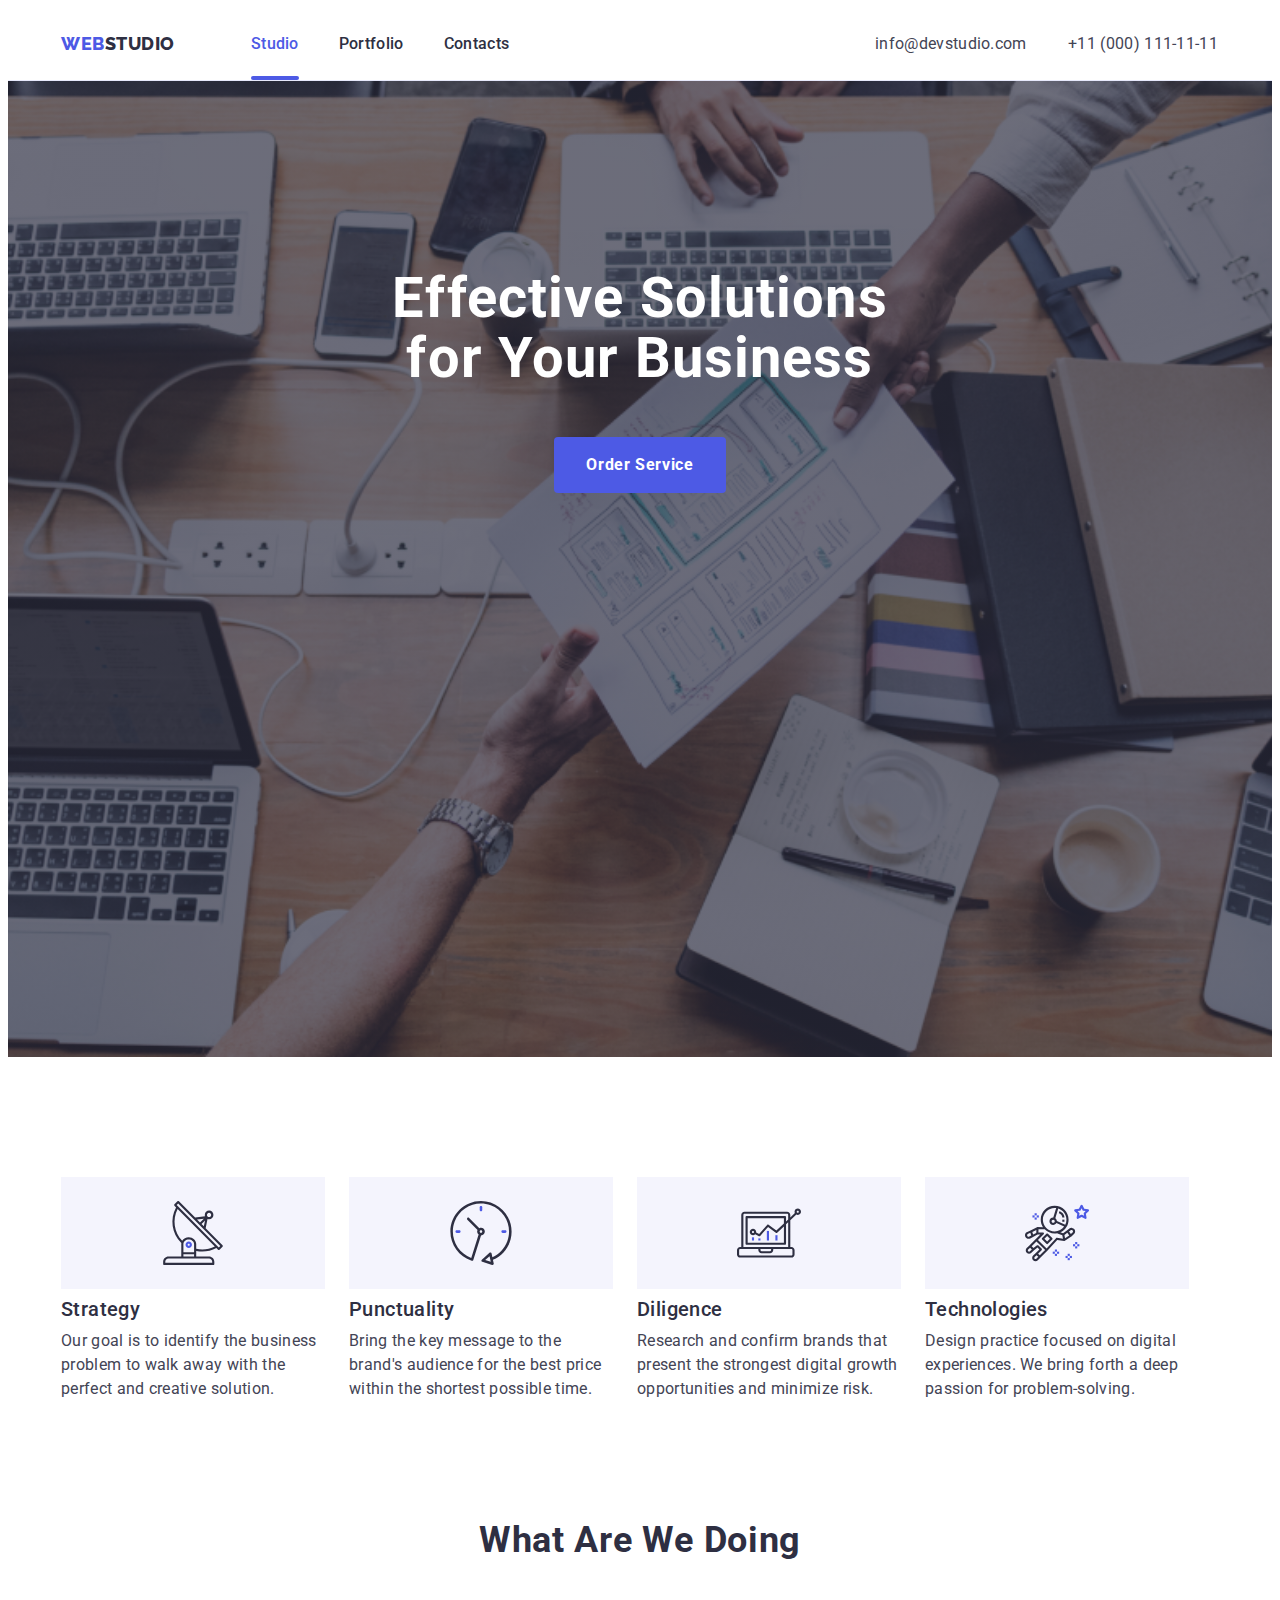
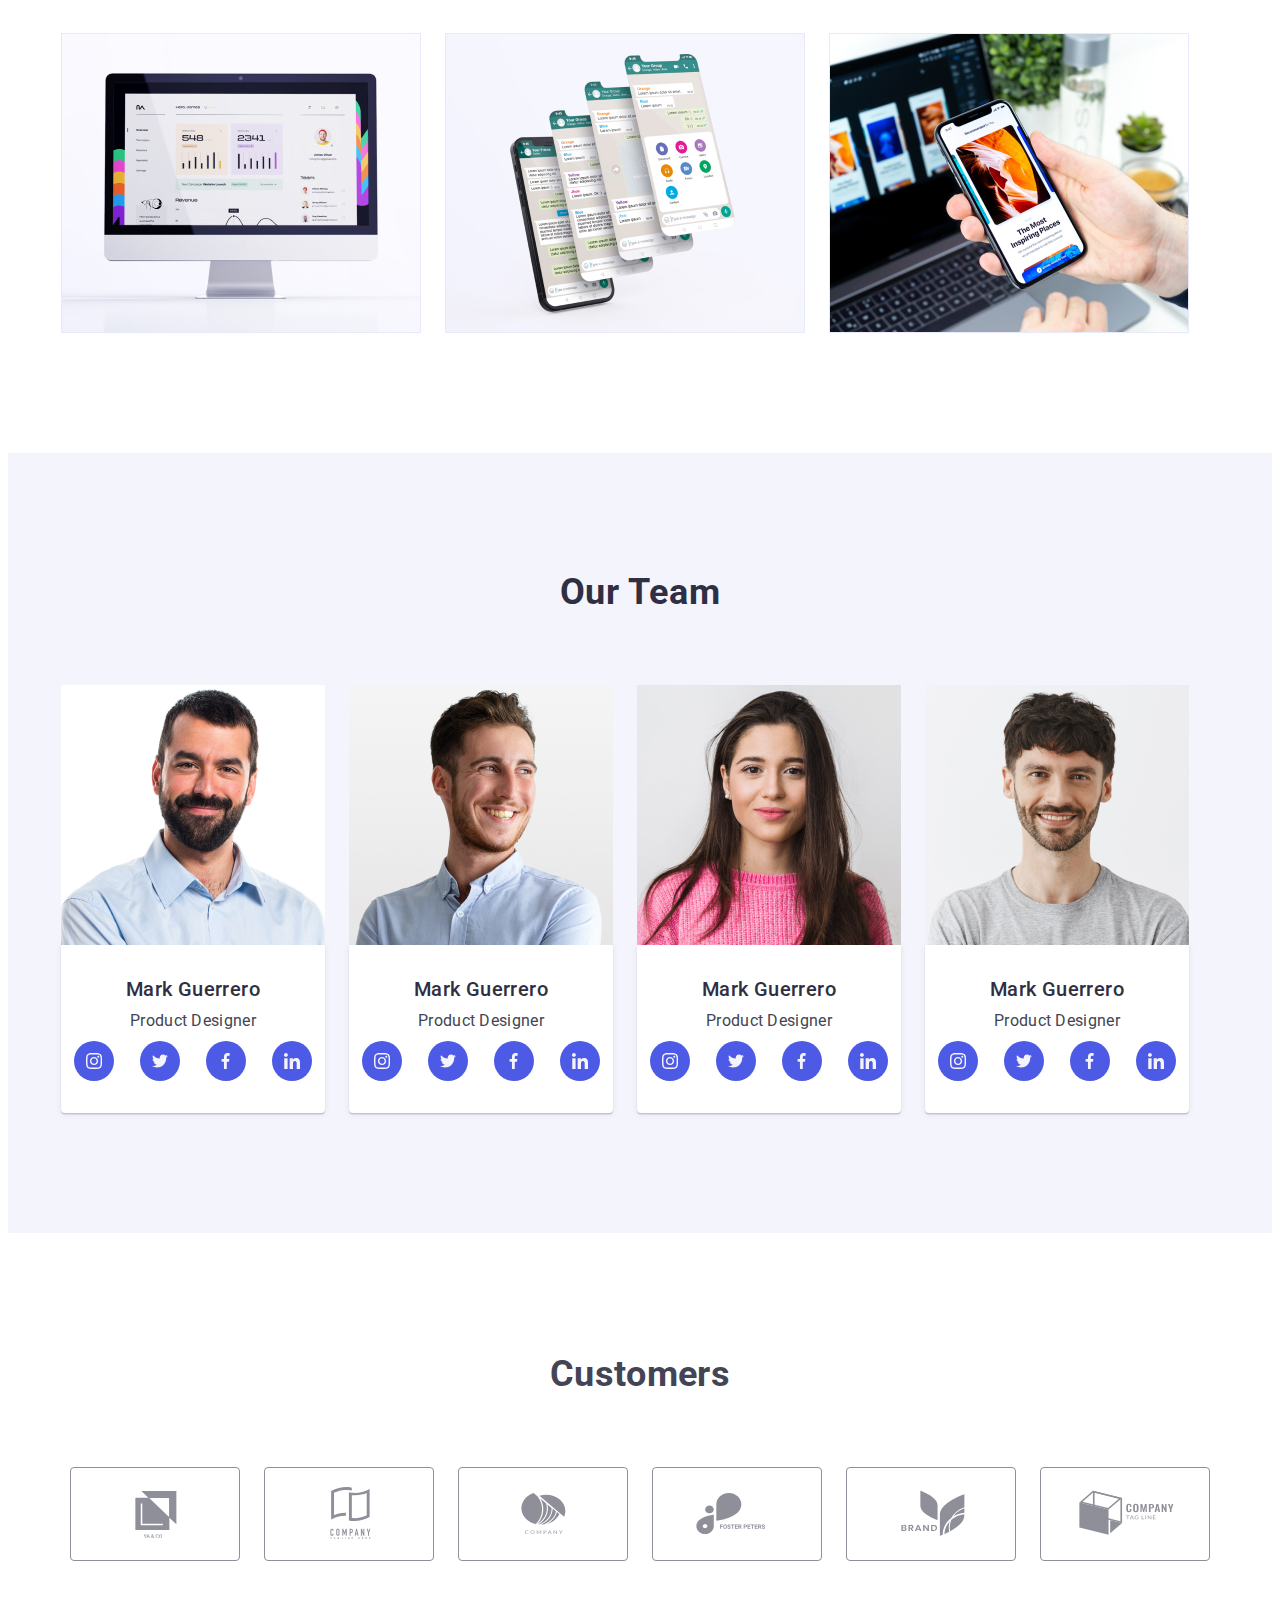
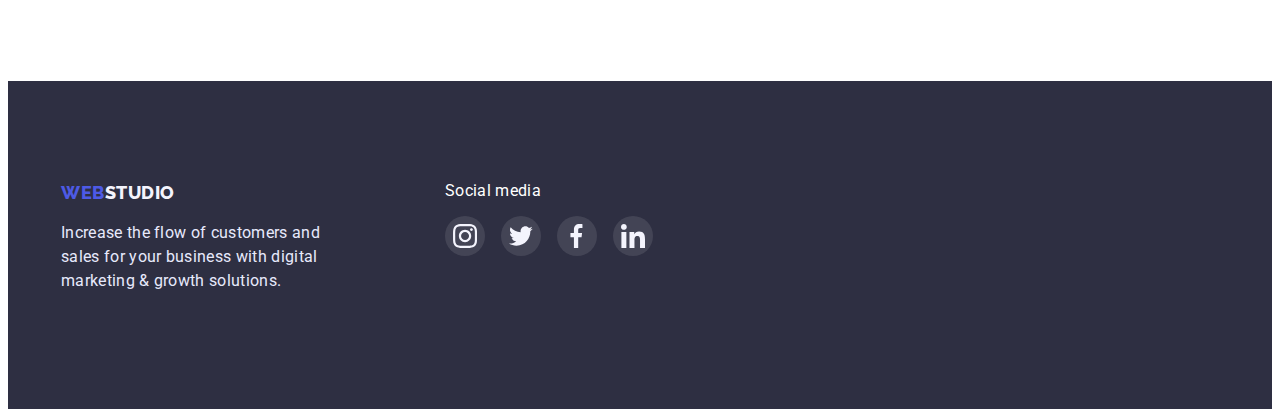
<file: index.html>
<!DOCTYPE html>

<html lang="en">
  <head>
    <meta charset="UTF-8" />
    <meta http-equiv="X-UA-Compatible" content="IE=edge" />
    <meta name="viewport" content="width=device-width, initial-scale=1.0" />
    <title>Document</title>
    <link rel="preconnect" href="https://fonts.googleapis.com" />
    <link rel="preconnect" href="https://fonts.gstatic.com" crossorigin />
    <link
      href="https://fonts.googleapis.com/css2?family=Raleway:wght@800&family=Roboto:wght@400;500;700&display=swap"
      rel="stylesheet"
    />
    <link
      rel="stylesheet"
      href="https://cdnjs.cloudflare.com/ajax/libs/modern-normalize/1.1.0/modern-normalize.min.css"
      integrity="sha512-wpPYUAdjBVSE4KJnH1VR1HeZfpl1ub8YT/NKx4PuQ5NmX2tKuGu6U/JRp5y+Y8XG2tV+wKQpNHVUX03MfMFn9Q=="
      crossorigin="anonymous"
      referrerpolicy="no-referrer"
    />
    <link rel="stylesheet" href="./css/style.css" />
    <link
      rel="preconnect"
      href="https://github.com/sindresorhus/modern-normalize.git"
    />
  </head>
  <body>
    <!------------------------------------------Верхний блок з навигациею------------------------------------>
    <header class="header">
      <div class="conteiner center-div">
        <a href="./index.html" class="logo">
          <span class="logo-span"> WEB </span> STUDIO
        </a>
        <nav class="navigation">
          <ul class="up-block list">
            <li class="navigation-list">
              <a href="./index.html" class="navigation-hover-list carrent">Studio</a>
            </li>
            <li class="navigation-list">
              <a href="./portfolio.html" class="navigation-hover">Portfolio</a>
            </li>
            <li class="navigation-list">
              <a href="./index.html" class="navigation-hover">Contacts</a>
            </li>
          </ul>
        </nav>
        <ul class="up-contacts list">
          <li class="contacts-mail">
            <a href="mailto:info@devstudio.com" class="contact"
              >info@devstudio.com</a
            >
          </li>
          <li class="contacts-phone">
            <a href="tel:+110001111111" class="contact">+11 (000) 111-11-11</a>
          </li>
        </ul>
      </div>
    </header>
    <!-----------------------------------HERO-------------------------------->
    <main>
      <section class="hero hero-decor">
        <div class="conteiner">
          <h1 class="hero-title">Effective Solutions for Your Business</h1>
          <button class="btn-hero" data-modal-open type="button">Order Service</button>
        </div>
      </section>
      <!--------------------------------REVIEWS-SECTION---------------------->
      <section class="section-reviews">
        <div class="conteiner">
        
          <h2 class="reviews visually-hidden">Reviews</h2>
          <ul class="review-list list">
            <li class="reviews-people strategy">
              <h3 class="reviews-title">Strategy</h3>
              <p class="reviews-paragraph">
                Our goal is to identify the business problem to walk away with
                the perfect and creative solution.
              </p>
            </li>
            <li class="reviews-people punctuality">
              <h3 class="reviews-title">Punctuality</h3>
              <p class="reviews-paragraph">
                Bring the key message to the brand's audience for the best price
                within the shortest possible time.
              </p>
            </li>
            <li class="reviews-people diligence">
              <h3 class="reviews-title">Diligence</h3>
              <p class="reviews-paragraph">
                Research and confirm brands that present the strongest digital
                growth opportunities and minimize risk.
              </p>
            </li>
            <li class="reviews-people technologies">
              <h3 class="reviews-title">Technologies</h3>
              <p class="reviews-paragraph">
                Design practice focused on digital experiences. We bring forth a
                deep passion for problem-solving.
              </p>
            </li>
          </ul>
        </div>
      </section>
      <!----------------------------------------Галерея-------------------------------------------------->
      <section class="galary">
        <div class="conteiner">
          <h2 class="galaru-title">What are we doing</h2>
          <ul class="galaru-second list">
            <li class="galaru-img">
              <img
                src="./images/photo/photo_second.jpg"
                alt="pictures"
                width="360"
              />
            </li>
            <li class="galaru-img">
              <img
                src="./images/photo/photo_first.jpg"
                alt="pictures"
                width="360"
              />
            </li>
            <li class="galaru-img">
              <img
                src="./images/photo/photo_three.jpg"
                alt="pictures"
                width="360"
              />
            </li>
          </ul>
        </div>
      </section>
      <!------------------------TEAM---------------------->
      <section class="team">
        <div class="conteiner">
          <h2 class="team-title">Our Team</h2>
          <ul class="team-list list">
            <li class="team-li">
              <img
                src="./images/photo people/photo_people_second.jpg"
                width="264"
                alt="people"
              />
              <div class="div-team">
                <h3 class="team-name">Mark Guerrero</h3>
                <p class="team-position">Product Designer</p>
                <ul class="social list">
                  <li class="social-href">
                    <a href="https://www.instagram.com/_.misko16._/?hl=ru" class="href">
                      <svg class="svg" width="16" height="16">
                        <use
                          class="href"
                          href="./images/dekor/icons.svg#icon-instagram" />
                      </svg>
                    </a>
                  </li>
                  <li class="social-href twiter">
                    <a href="https://www.facebook.com/profile.php?id=100017676181558" class="href">
                      <svg class="svg" width="16" height="16">
                        <use
                          class="href"
                          href="./images/dekor/icons.svg#icon-twiter"
                        ></use>
                      </svg>
                    </a>
                  </li>
                  <li class="social-href fasebuck">
                    <a href="https://www.instagram.com/_.misko16._/?hl=ru" class="href">
                      <svg class="svg"  width="16" height="16">
                        <use
                          class="href"
                          href="./images/dekor/icons.svg#icon-fasebuck"
                        ></use>
                      </svg>
                    </a>
                  </li>
                  <li class="social-href in">
                    <a href="https://www.facebook.com/profile.php?id=100017676181558" class="href">
                      <svg class="svg"  width="16" height="16">
                        <use
                          class="href"
                          href="./images/dekor/icons.svg#icon-in"
                        ></use>
                      </svg>
                    </a>
                  </li>
                </ul>
              </div>
            </li>

            <li class="team-li">
              <img
                src="./images/photo people/photo_people_first.jpg"
                width="264"
                alt="people"
              />
               <div class="div-team">
                <h3 class="team-name">Mark Guerrero</h3>
                <p class="team-position">Product Designer</p>
                <ul class="social list">
                  <li class="social-href">
                    <a href="https://www.instagram.com/_.misko16._/?hl=ru" class="href">
                      <svg class="svg" width="16" height="16">
                        <use
                          class="href"
                          href="./images/dekor/icons.svg#icon-instagram" />
                      </svg>
                    </a>
                  </li>
                  <li class="social-href twiter">
                    <a href="https://www.facebook.com/profile.php?id=100017676181558" class="href">
                      <svg class="svg" width="16" height="16">
                        <use
                          class="href"
                          href="./images/dekor/icons.svg#icon-twiter"
                        ></use>
                      </svg>
                    </a>
                  </li>
                  <li class="social-href fasebuck">
                    <a href="https://www.instagram.com/_.misko16._/?hl=ru" class="href">
                      <svg class="svg"  width="16" height="16">
                        <use
                          class="href"
                          href="./images/dekor/icons.svg#icon-fasebuck"
                        ></use>
                      </svg>
                    </a>
                  </li>
                  <li class="social-href in">
                    <a href="https://www.facebook.com/profile.php?id=100017676181558" class="href">
                      <svg class="svg"  width="16" height="16">
                        <use
                          class="href"
                          href="./images/dekor/icons.svg#icon-in"
                        ></use>
                      </svg>
                    </a>
                  </li>
                </ul>
              </div>
            </li>
            <li class="team-li">
              <img
                src="./images/photo people/photo_people_three.jpg"
                width="264"
                alt="people"
              />
 <div class="div-team">
                <h3 class="team-name">Mark Guerrero</h3>
                <p class="team-position">Product Designer</p>
                <ul class="social list">
                  <li class="social-href">
                    <a href="https://www.instagram.com/_.misko16._/?hl=ru" class="href">
                      <svg class="svg" width="16" height="16">
                        <use
                          class="href"
                          href="./images/dekor/icons.svg#icon-instagram" />
                      </svg>
                    </a>
                  </li>
                  <li class="social-href twiter">
                    <a href="https://www.facebook.com/profile.php?id=100017676181558" class="href">
                      <svg class="svg" width="16" height="16">
                        <use
                          class="href"
                          href="./images/dekor/icons.svg#icon-twiter"
                        ></use>
                      </svg>
                    </a>
                  </li>
                  <li class="social-href fasebuck">
                    <a href="https://www.instagram.com/_.misko16._/?hl=ru" class="href">
                      <svg class="svg"  width="16" height="16">
                        <use
                          class="href"
                          href="./images/dekor/icons.svg#icon-fasebuck"
                        ></use>
                      </svg>
                    </a>
                  </li>
                  <li class="social-href in">
                    <a href="https://www.facebook.com/profile.php?id=100017676181558" class="href">
                      <svg class="svg"  width="16" height="16">
                        <use
                          class="href"
                          href="./images/dekor/icons.svg#icon-in"
                        ></use>
                      </svg>
                    </a>
                  </li>
                </ul>
              </div>
            </li>
            <li class="team-li">
              <img
                src="./images/photo people/photo_people_fourth.jpg"
                width="264"
                alt="people"
              />
               <div class="div-team">
                <h3 class="team-name">Mark Guerrero</h3>
                <p class="team-position">Product Designer</p>
                <ul class="social list">
                  <li class="social-href">
                    <a href="https://www.instagram.com/_.misko16._/?hl=ru" class="href">
                      <svg class="svg" width="16" height="16">
                        <use
                          class="href"
                          href="./images/dekor/icons.svg#icon-instagram" />
                      </svg>
                    </a>
                  </li>
                  <li class="social-href twiter">
                    <a href="https://www.facebook.com/profile.php?id=100017676181558" class="href">
                      <svg class="svg" width="16" height="16">
                        <use
                          class="href"
                          href="./images/dekor/icons.svg#icon-twiter"
                        ></use>
                      </svg>
                    </a>
                  </li>
                  <li class="social-href fasebuck">
                    <a href="https://www.instagram.com/_.misko16._/?hl=ru" class="href">
                      <svg class="svg"  width="16" height="16">
                        <use
                          class="href"
                          href="./images/dekor/icons.svg#icon-fasebuck"
                        ></use>
                      </svg>
                    </a>
                  </li>
                  <li class="social-href in">
                    <a href="https://www.facebook.com/profile.php?id=100017676181558" class="href">
                      <svg class="svg"  width="16" height="16">
                        <use
                          class="href"
                          href="./images/dekor/icons.svg#icon-in"
                        ></use>
                      </svg>
                    </a>
                  </li>
                </ul>
              </div>
        </div>
      </section>
        <!-----------------------------------Customers------------------------------->
        <section class="customers">
         <div class="customers-div conteiner">
           <h2 class="customers-title">Customers</h2>
          <ul class="customers-list list">
            <!---------------first logo---------->
            <li class="customers-li">
              <a href="https://www.facebook.com/profile.php?id=100017676181558" class="customers-href">
              <svg  width="104px" height="56px">
                <use href="./images/dekor/icons.svg#icon-client-one">
              </svg>
              </a>
            </li>
            <!---------------second logo---------->
            <li class="customers-li">
              <a href="https://www.facebook.com/profile.php?id=100017676181558" class="customers-href">
              <svg width="104px" height="56px">
                <use href="./images/dekor/icons.svg#icon-client-two">
              </svg>
              </a>
            </li>
            <!---------------three logo---------->
            <li class="customers-li">
              <a href="https://www.facebook.com/profile.php?id=100017676181558" class="customers-href">
                <svg width="104px" height="56px">
                <use href="./images/dekor/icons.svg#icon-client-three">
              </svg>
              </a>
            </li>
            <!---------------fourth logo---------->
            <li class="customers-li">
              <a href="https://www.facebook.com/profile.php?id=100017676181558" class="customers-href">
                <svg width="104px" height="56px">
                <use href="./images/dekor/icons.svg#icon-client-fourth">
              </svg>
              </a>
            </li>
            <!---------------five logo---------->
            <li class="customers-li">
             <a href="https://www.facebook.com/profile.php?id=100017676181558" class="customers-href">
               <svg width="104px" height="56px">
                <use href="./images/dekor/icons.svg#icon-client-five">
              </svg>
             </a>
            </li>
            <!---------------sext logo---------->
            <li class="customers-li">
             <a href="https://www.facebook.com/profile.php?id=100017676181558" class="customers-href">
               <svg width="104px" height="56px">
                <use href="./images/dekor/icons.svg#icon-client-sixt">
              </svg>
             </a>
            </li>
          </ul>
         </div>
        </section>
    </main>
    <!---Футер-->
    <footer class="footer">
      <div class=" footer-main conteiner">
       <div class="footer-div">
        <a href="./index.html" class="logo-footer">
          <span class="logo-span"> WEB </span> STUDIO
        </a>
        <p class="footer-paragraph">
          Increase the flow of customers and sales for your business with
          digital marketing & growth solutions.</p>
       </div>
       <!-----------------SOCIAL MEDIA FOOTER------------------------>
       <div class="footer-social">
        <p class="footer-social-paragraph">Social media</p>
        <ul class="footer-social-list list">
                 <li class="footer-social-href">
                    <a href="https://www.instagram.com/_.misko16._/?hl=ru" class="footer-href">
                      <svg class="footer-svg" width="24" height="24">
                        <use
                          href="./images/dekor/icons.svg#icon-instagram" />
                      </svg>
                    </a>
                  </li>
                  <li class="footer-social-href">
                    <a href="https://www.facebook.com/profile.php?id=100017676181558" class="footer-href">
                      <svg class="footer-svg" width="24" height="24">
                        <use
                          href="./images/dekor/icons.svg#icon-twiter"
                        ></use>
                      </svg>
                    </a>
                  </li>
                  <li class="footer-social-href">
                    <a href="https://www.instagram.com/_.misko16._/?hl=ru" class="footer-href">
                      <svg class="footer-svg"  width="24" height="24">
                        <use
                          href="./images/dekor/icons.svg#icon-fasebuck"
                        ></use>
                      </svg>
                    </a>
                  </li>
                  <li class="footer-social-href">
                    <a href="https://www.facebook.com/profile.php?id=100017676181558" class="footer-href">
                      <svg class="footer-svg"  width="24" height="24">
                        <use
                          href="./images/dekor/icons.svg#icon-in"
                        ></use>
                      </svg>
                    </a>
                  </li>
          </ul>
        </div>
        <!----------------------subscribe-section------------------------>
      </div>
    </footer>
    <!-------------------------BACKDROP----------------------------------------->
    <div class="backdrop-main is-hidden" data-modal>
      <div class="backdrop-div">
        <button class="button-backdrop" data-modal-close type="button">
          <svg class="svg-button-first">
            <use href="./images/dekor/icons.svg#modal-icon"></use>
          </svg>
        </button>
      </div>
      <!--------------------------END BACKDROP------------------------------------>
    </div>
    <script src="./js/modal.js"></script>
  </body>
</html>
</file>
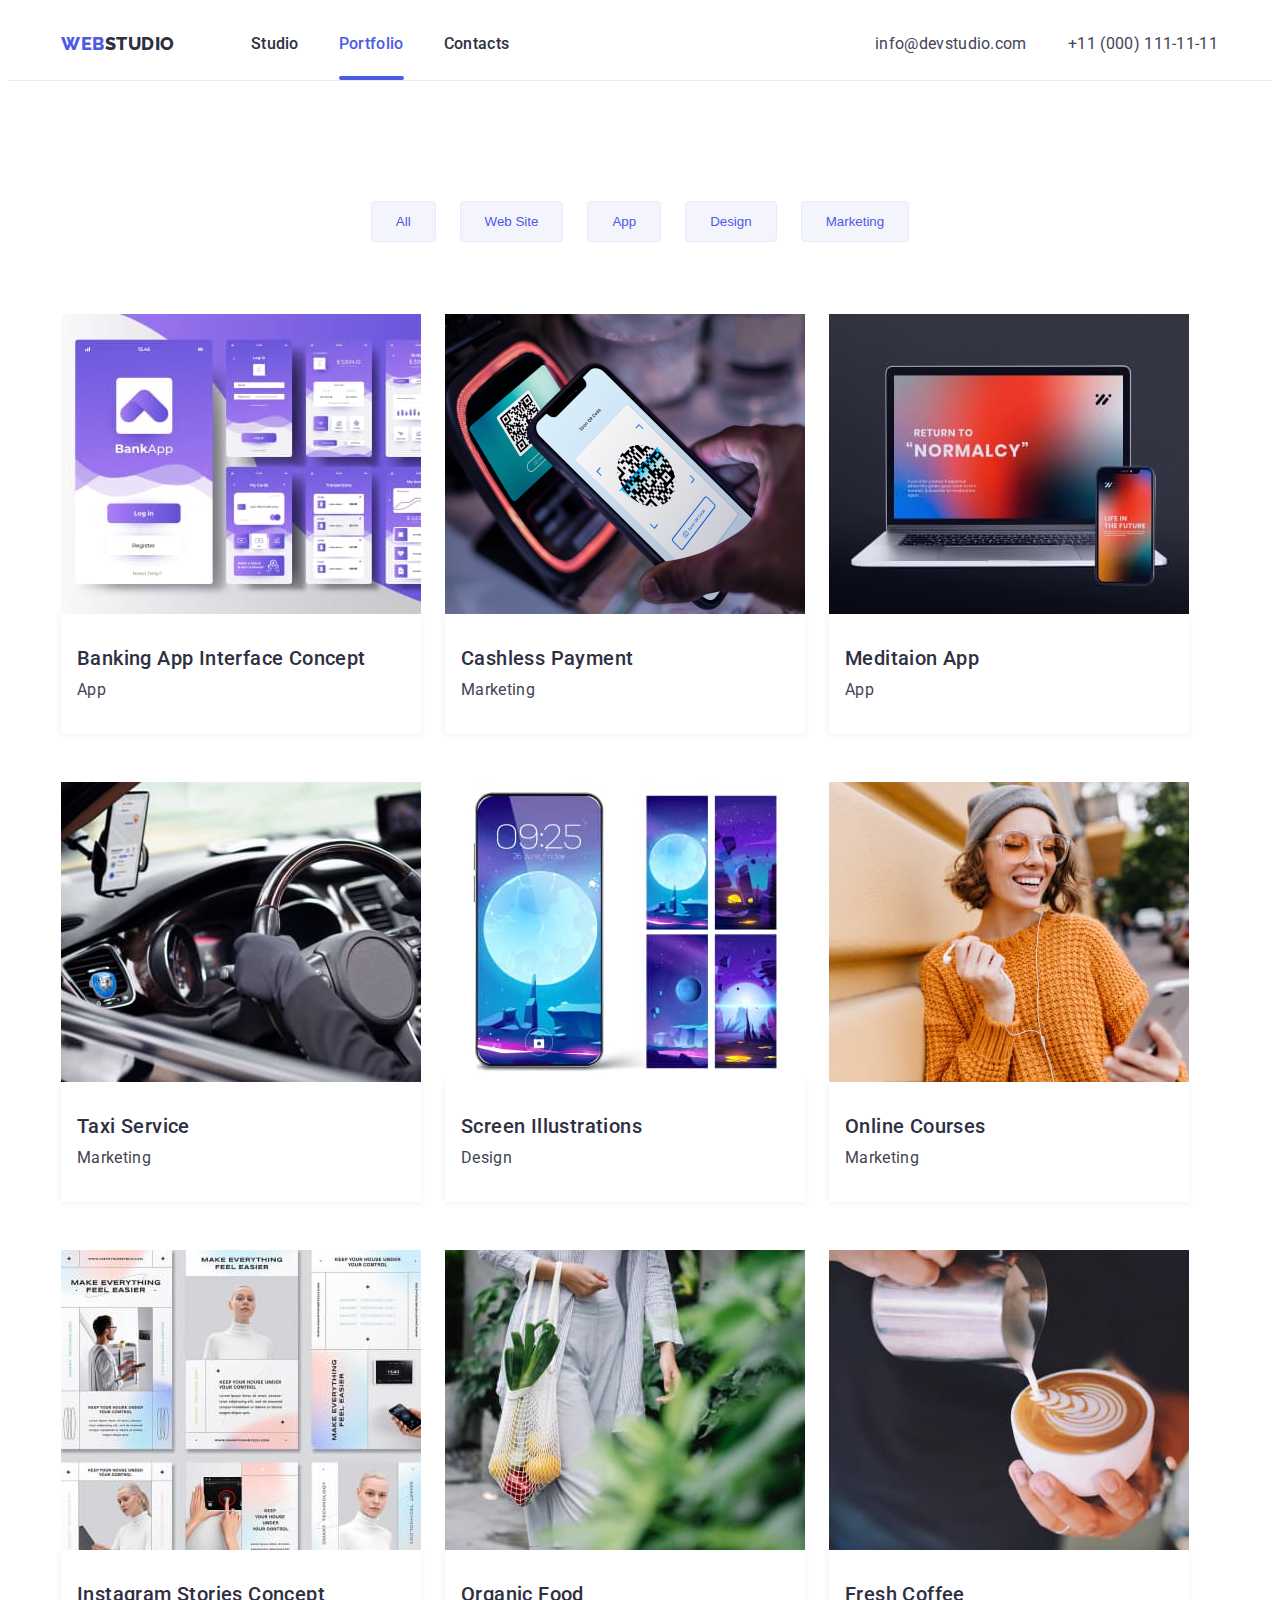
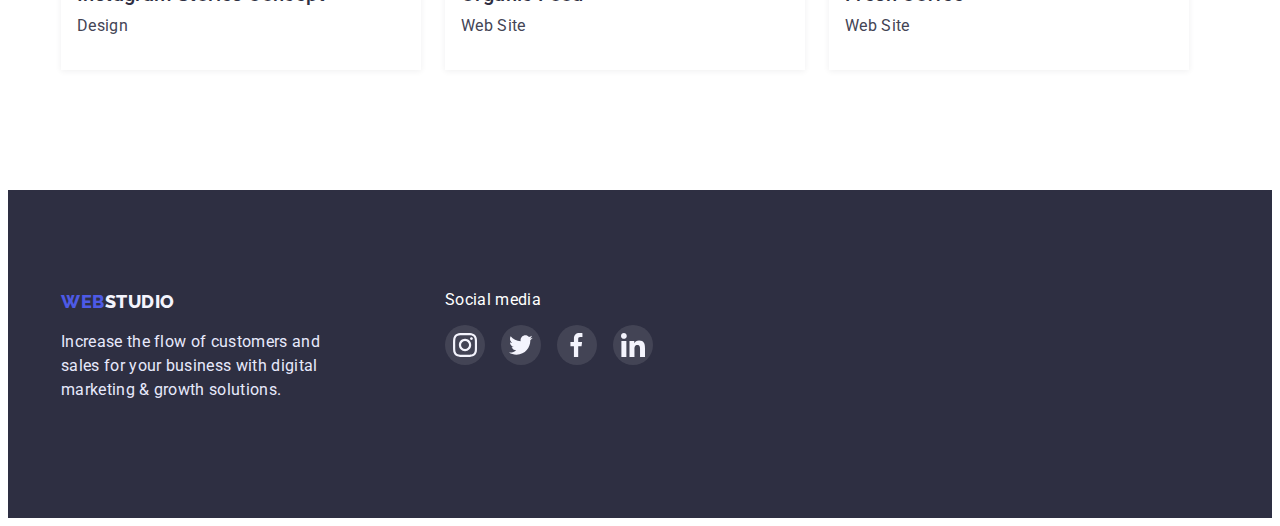
<file: portfolio.html>
<!DOCTYPE html>
<html lang="en">
<head>
    <meta charset="UTF-8">
    <meta http-equiv="X-UA-Compatible" content="IE=edge">
    <meta name="viewport" content="width=device-width, initial-scale=1.0">
    <title>Document</title>
<link rel="preconnect" href="https://fonts.googleapis.com">
<link rel="preconnect" href="https://fonts.gstatic.com" crossorigin>
<link href="https://fonts.googleapis.com/css2?family=Raleway:wght@800&family=Roboto:wght@400;500;700&display=swap"
    rel="stylesheet">
    <link rel="stylesheet" href="https://cdnjs.cloudflare.com/ajax/libs/modern-normalize/1.1.0/modern-normalize.min.css" integrity="sha512-wpPYUAdjBVSE4KJnH1VR1HeZfpl1ub8YT/NKx4PuQ5NmX2tKuGu6U/JRp5y+Y8XG2tV+wKQpNHVUX03MfMFn9Q=="
     crossorigin="anonymous" referrerpolicy="no-referrer" />
<link rel="stylesheet" href="./css/style.css">
<body>
    <!--Верхний блок з навигациею-->
    <header class="header">
      <div class="conteiner center-div">
        <a href="./index.html" class="logo">
          <span class="logo-span"> WEB </span> STUDIO
        </a>
        <nav class="navigation">
          <ul class="up-block list">
            <li class="navigation-list">
              <a href="./index.html" class="navigation-hover">Studio</a>
            </li>
            <li class="navigation-list">
              <a href="./portfolio.html" class="navigation-hover-list carrent">Portfolio</a>
            </li>
            <li class="navigation-list">
              <a href="./index.html" class="navigation-hover">Contacts</a>
            </li>
          </ul>
        </nav>
        <ul class="up-contacts list">
          <li class="contacts-mail">
            <a href="mailto:info@devstudio.com" class="contact"
              >info@devstudio.com</a
            >
          </li>
          <li class="contacts-phone">
            <a href="tel:+110001111111" class="contact">+11 (000) 111-11-11</a>
          </li>
        </ul>
      </div>
    </header>
    <main>
        <!--список кнопок-->
        <section class="button-section">
        <div class="button-list-div">     
        <h1 class="button-title visually-hidden">Buttons</h1>
<ul class="button-list">
    <li class="button-list-second"><button type="button" class="button-second-page button-pointer">All</button></li>
    <li class="button-list-second"><button type="button" class="button-second-page button-pointer">Web Site</button></li>
    <li class="button-list-second"><button type="button" class="button-second-page button-pointer">App</button></li>
    <li class="button-list-second"><button type="button" class="button-second-page button-pointer">Design</button></li>
    <li class="button-list-second"><button type="button" class="button-second-page button-pointer">Marketing</button></li>
</ul>
        </div>
          <div class="conteiner portfolio-margin">
            <ul class="portfolio-list-first list"> 
                <!--first line-->
                <li class="portfolio-list">
                    <div class="portfolio-hover-animation">
                      <img src="./images/images_portfolio/img_app_first.jpg" alt="pictures" width="360px">
                      <p class="portfolio-animation-paragraph"> 
                        14 Stylish and User-Friendly App Design Concepts ·
                        Task Manager App · Calorie Tracker App · 
                        Exotic Fruit Ecommerce App · Cloud Storage App</p>
                    </div>
                    <div class="div-second-page">
                      <h2 class="portfolio-title">Banking App Interface Concept</h2>
                    <p class="portfolio-pre-title">App</p>
                </div>
                </li>
                <li class="portfolio-list">
                  <div class="portfolio-hover-animation">
                  <img src="./images/images_portfolio/img_firstline_marceting.jpg" alt="pictures"  width="360px">
                  <p class="portfolio-animation-paragraph"> 
                    14 Stylish and User-Friendly App Design Concepts ·
                    Task Manager App · Calorie Tracker App · 
                    Exotic Fruit Ecommerce App · Cloud Storage App</p>
                </div>
                  <div class="div-second-page">
                  <h2 class="portfolio-title">Cashless Payment</h2>
                <p class="portfolio-pre-title">Marketing</p>
                </div>
            </li>
                <li class="portfolio-list">
                  <div class="portfolio-hover-animation">
                    <img src="./images/images_portfolio/img_app_firstline.jpg" alt="pictures" width="360px">
                    <p class="portfolio-animation-paragraph"> 
                      14 Stylish and User-Friendly App Design Concepts ·
                      Task Manager App · Calorie Tracker App · 
                      Exotic Fruit Ecommerce App · Cloud Storage App</p>  
                  </div>
                    <div class="div-second-page">
                    <h2 class="portfolio-title">Meditaion App</h2>
                    <p class="portfolio-pre-title">App</p>
                </div>
                </li>
                <!--second line-->
                <li class="portfolio-list">
                  <div class="portfolio-hover-animation">
                  <img src="./images/images_portfolio/img_marceting_secondline.jpg" alt="pictures" width="360px">
                  <p class="portfolio-animation-paragraph"> 
                    14 Stylish and User-Friendly App Design Concepts ·
                    Task Manager App · Calorie Tracker App · 
                    Exotic Fruit Ecommerce App · Cloud Storage App</p>
                  </div> 
                  <div class="div-second-page">
                    <h2 class="portfolio-title">Taxi Service</h2>
                    <p class="portfolio-pre-title">Marketing</p>
                </div>
                </li>
                <li class="portfolio-list">
                  <div class="portfolio-hover-animation">
                  <img src="./images/images_portfolio/img_design_secondline.jpg" alt="pictures" width="360ph">
                  <p class="portfolio-animation-paragraph"> 
                    14 Stylish and User-Friendly App Design Concepts ·
                    Task Manager App · Calorie Tracker App · 
                    Exotic Fruit Ecommerce App · Cloud Storage App</p>
                  </div>
                  <div class="div-second-page">
                    <h2 class="portfolio-title">Screen Illustrations</h2>
                    <p class="portfolio-pre-title">Design</p>
                </div>
                </li>
                <li class="portfolio-list">
                  <div class="portfolio-hover-animation"> 
                  <img src="./images/images_portfolio/img_marceting_second.jpg" alt="pictures" width="360px">
                  <p class="portfolio-animation-paragraph"> 
                    14 Stylish and User-Friendly App Design Concepts ·
                    Task Manager App · Calorie Tracker App · 
                    Exotic Fruit Ecommerce App · Cloud Storage App</p>
                </div>  
                  <div class="div-second-page">
                      <h2 class="portfolio-title">Online Courses</h2>
                    <p class="portfolio-pre-title">Marketing</p>
                </div>
                </li>
                <!--last line-->
                <li class="portfolio-list">
                  <div class="portfolio-hover-animation">
                    <img src="./images/images_portfolio/img_design_lastline.jpg" alt="pictures" width="360px">
                    <p class="portfolio-animation-paragraph"> 
                      14 Stylish and User-Friendly App Design Concepts ·
                      Task Manager App · Calorie Tracker App · 
                      Exotic Fruit Ecommerce App · Cloud Storage App</p>
                  </div>
                    <div class="div-second-page">
                      <h2 class="portfolio-title">Instagram Stories Concept</h2>
                    <p class="portfolio-pre-title">Design</p>
                </div>
                </li>
                <li class="portfolio-list">
                  <div class="portfolio-hover-animation">
                  <img src="./images/images_portfolio/img_website_lastline.jpg" alt="pictures" width="360px">
                  <p class="portfolio-animation-paragraph"> 
                    14 Stylish and User-Friendly App Design Concepts ·
                    Task Manager App · Calorie Tracker App · 
                    Exotic Fruit Ecommerce App · Cloud Storage App</p>
                  </div>
                  <div class="div-second-page">
                      <h2 class="portfolio-title">Organic Food</h2>
                    <p class="portfolio-pre-title">Web Site</p>
                </div>
                </li>
                <li class="portfolio-list">
                  <div class="portfolio-hover-animation">  
                  <img src="./images/images_portfolio/img_website_last.jpg" alt="pictures" width="360px">
                  <p class="portfolio-animation-paragraph"> 
                    14 Stylish and User-Friendly App Design Concepts ·
                    Task Manager App · Calorie Tracker App · 
                    Exotic Fruit Ecommerce App · Cloud Storage App</p>  
                </div>
                  <div class="div-second-page">
                       <h2 class="portfolio-title">Fresh Coffee</h2>
                    <p class="portfolio-pre-title">Web Site</p>
                </div>
                </li>
            </ul>
            </div>
          </div>
        </section>
    </main>
    <!---Футер-->
    <footer class="footer">
      <div class=" footer-main conteiner">
       <div class="footer-div">
        <a href="./index.html" class="logo-footer">
          <span class="logo-span"> WEB </span> STUDIO
        </a>
        <p class="footer-paragraph">
          Increase the flow of customers and sales for your business with
          digital marketing & growth solutions.</p>
       </div>
       <!-----------------SOCIAL MEDIA FOOTER------------------------>
       <div class="footer-social">
        <p class="footer-social-paragraph">Social media</p>
        <ul class="footer-social-list list">
                 <li class="footer-social-href">
                    <a href="https://www.instagram.com/_.misko16._/?hl=ru" class="footer-href">
                      <svg class="footer-svg" width="24" height="24">
                        <use
                          href="./images/dekor/icons.svg#icon-instagram" />
                      </svg>
                    </a>
                  </li>
                  <li class="footer-social-href">
                    <a href="https://www.facebook.com/profile.php?id=100017676181558" class="footer-href">
                      <svg class="footer-svg" width="24" height="24">
                        <use
                          href="./images/dekor/icons.svg#icon-twiter"
                        ></use>
                      </svg>
                    </a>
                  </li>
                  <li class="footer-social-href">
                    <a href="https://www.instagram.com/_.misko16._/?hl=ru" class="footer-href">
                      <svg class="footer-svg"  width="24" height="24">
                        <use
                          href="./images/dekor/icons.svg#icon-fasebuck"
                        ></use>
                      </svg>
                    </a>
                  </li>
                  <li class="footer-social-href">
                    <a href="https://www.facebook.com/profile.php?id=100017676181558" class="footer-href">
                      <svg class="footer-svg"  width="24" height="24">
                        <use
                          href="./images/dekor/icons.svg#icon-in"
                        ></use>
                      </svg>
                    </a>
                  </li>
          </ul>
        </div>
        <!----------------------subscribe-section------------------------>
      </div>
    </footer>
</body>
</html>
</file>
<file: css/style.css>
:root {
  --primary-brand: #4d5ae5;
  --dark: #2e2f42;
  --success: #31d0aa;
  --text: #434455;
  --subtle-text: #8e8f99;
  --accent: #e7e9fc;
  --light: #f4f4fd;
  --button-active: #404bbf;
  --white-text-color: #ffffff;

  --main-font: Roboto, sans-serif;
  --secondary-font: Releway, sans-serif;
}

body {
  background-color: var(--white-text-color);
  color: var(--text);
  font-family: var(--main-font);
  font-size: 16px;
  letter-spacing: 00.02em;
}
.list {
  list-style-type: none;
}

a {
  text-decoration: none;
}
.visually-hidden {
  position: absolute;
  width: 1px;
  height: 1px;
  margin: -1px;
  border: 0;
  padding: 0;
  white-space: nowrap;
  clip-path: inset(100%);
  clip: rect(0 0 0 0);
  overflow: hidden;
}

.conteiner {
  width: 1158px;
  margin: 0 auto;
  padding: 0 15px;
  list-style-type: none;
}
p,
h1,
h2,
h3,
h4,
h5,
h6,
ul {
  margin: 0;
  padding: 0;
}
img {
  display: block;
}
section {
  padding: 120px 0;
}
.is-hidden{
  opacity:0;
  visibility:hidden;
  pointer-events: none;
}
/*-------NAVIGATION--------*/
.center-div {
  display: flex;
  list-style-type: none;
  align-items: center;
  font-family: "Raleway";
}
.header {
  border-bottom: 1px solid #e7e9fc;
}
.logo {
  font-weight: 800;
  font-size: 18px;
  line-height: 1.33;
  display: flex;
  letter-spacing: 0.03em;
  text-transform: uppercase;
  color: #2e2f42;
  font-family: "Raleway";
}
.logo-span {
  font-family: "Raleway";
  font-weight: 800;
  font-size: 18px;
  line-height: 1.33;
  display: flex;
  align-items: center;
  letter-spacing: 0.03em;
  text-transform: uppercase;
  color: #4d5ae5;
}
.up-block {
  display: flex;
  gap: 40px;
}
.navigation-list {
  font-weight: 700;
  font-size: 16px;
  line-height: 1.5;
  letter-spacing: 0.02em;
  color: #2e2f42;
  transition: 300ms cubic-bezier(0.4, 0, 0.2, 1);
}
.navigation {
  margin-left: 76px;
  font-family:"Roboto";
}
.navigation-list:hover {
  color: #4d5ae5;
}
.up-contacts {
  display: flex;
  align-items: center;
  gap: 40px;
  margin-left: auto;
}
.contacts-mail {
  width: 153px;
  height: 24px;
  left: 940px;
  top: 24px;
  font-family: "Roboto";
  font-style: normal;
  font-weight: 400;
  font-size: 16px;
  line-height: 1.5;
  letter-spacing: 0.02em;
}
.contact {
  color: #434455;
  transition: 300ms cubic-bezier(0.4, 0, 0.2, 1);
}
.contacts-phone {
  width: 151px;
  height: 24px;
  left: 1133px;
  top: 24px;
  font-family: "Roboto";
  font-style: normal;
  font-weight: 400;
  font-size: 16px;
  line-height: 1.5;
  letter-spacing: 0.02em;
}
.contact:hover,
.contact:focus {
  color: #404bbf;
}
.navigation-hover {
  font-size: 16px;
  font-weight: 500;
  position: relative;
  color: #2e2f42;
  padding: 24px 0;
  display: block;
}
.navigation-hover::after{
  content: "";
  display:block;
  position: absolute;
  left: 0;
  bottom: 0;
  width: 100%;
  height: 4px;
  transform: scaleX(0);
  background-color: var(--primary-brand);
  transition: transform 250ms cubic-bezier(0.4, 0, 0.2, 1);
  border-radius: 2px;
}
.navigation-hover:hover::after{
transform: scaleX(1);
}
.carrent {
  color: var(--primary-brand);
}
.navigation-hover:hover{
  color: #404bbf;
}
.navigation-hover-list{
  font-size: 16px;
  font-weight: 500;
  position: relative;
  padding: 24px 0;
  display: block;
  transition: 300ms cubic-bezier(0.4, 0, 0.2, 1);
}
.navigation-hover-list::after{
  transform: scaleX(1);
  }
.navigation-hover-list::after{
  content: "";
  display:block;
  position: absolute;
  left: 0;
  bottom: 0;
  width: 100%;
  height: 4px;
  background-color: var(--primary-brand);
  border-radius: 2px;
}
.navigation-hover-list::after.carrent{
  background-color: var(--button-active);
}
/*------FIRST PAGE---*/

/*--------HERO-----*/

.hero {
  background-color: #2e2f42;
  padding: 188px 0;
  text-align: center;
}
.hero-decor {
  max-width: 1440px;
  height: 600px;
  margin: 0 auto;
  background-image: linear-gradient(
      rgba(46, 47, 66, 0.7),
      rgba(46, 47, 66, 0.7)
    ),
    url(../images/dekor/backgraund.jpg);
  background-repeat: no-repeat;
  background-size: cover;
  background-position: center;
}
.hero-title {
  width: 496px;
  font-weight: 700;
  font-size: 56px;
  line-height: 1.07;
  letter-spacing: 0.02em;
  color: #ffffff;
  margin: 0 auto;
  margin-bottom: 48px;
}
.btn-hero {
  font-family: "Roboto";
  font-weight: 700;
  font-size: 16px;
  line-height: 1.5;
  background: #4d5ae5;
  border-radius: 4px;
  letter-spacing: 0.04em;
  color: #ffffff;
  align-items: center;
  padding: 16px 32px;
  border: none;
  cursor: pointer;
  transition: 300ms cubic-bezier(0.4, 0, 0.2, 1);
}
.btn-hero:hover,
.btn-hero:focus {
  background-color: #404bbf;
}

/*------REVIEW SECTION-----*/

.section-reviews {
  /*покачто не трогать*/
}
.reviews {
}
.review-list {
  display: flex;
  gap: 24px;
}
.reviews-people::before {
  display: block;
  content: "";
  height: 112px;
  background-repeat: no-repeat;
  background-position: center;
  background-color: #f4f4fd;
  margin-bottom: 8px;
}
.strategy::before {
  background-image: url(../images/dekor/strategy.svg);
}

.punctuality::before {
  background-image: url(../images/dekor/punctuality.svg);
}

.diligence::before {
  background-image: url(../images/dekor/diligence.svg);
}

.technologies::before {
  background-image: url(../images/dekor/technologies.svg);
}

.reviews-title {
  font-weight: 500;
  font-size: 20px;
  line-height: 1.2;
  letter-spacing: 0.02em;
  color: #2e2f42;
  margin-bottom: 8px;
}
.reviews-paragraph {
  font-weight: 400;
  font-size: 16px;
  line-height: 1.5;
  letter-spacing: 0.02em;
  color: #434455;
  width: 264px;
  height: 72px;
}

/*--------GALARY-----*/

.galary {
  padding-top: 0;
}
.galaru-title {
  font-weight: 700;
  font-size: 36px;
  line-height: 1.11;
  text-align: center;
  letter-spacing: 0.02em;
  text-transform: capitalize;
  color: #2e2f42;
  margin-bottom: 72px;
}
.galaru-second {
  display: flex;
  gap: 24px;
}
.galaru-img {
}

/*--------TEAM-----*/

.team {
  background: #f4f4fd;
}
.team-title {
  font-weight: 700;
  font-size: 36px;
  line-height: 1.11;
  text-align: center;
  letter-spacing: 0.02em;
  text-transform: capitalize;
  color: #2e2f42;
  margin-bottom: 72px;
}

.team-list {
  display: flex;
  gap: 24px;
}
.team-li {
}
.team-name {
  font-weight: 500;
  font-size: 20px;
  line-height: 1.2;
  letter-spacing: 0.02em;
  color: #2e2f42;
  margin-bottom: 8px;
  text-align: center;
}

.team-position {
  font-weight: 400;
  font-size: 16px;
  line-height: 1.5;
  letter-spacing: 0.02em;
  color: #434455;
  text-align: center;
  margin-bottom: 8px;
}

.div-team {
  background-color: #ffffff;
  padding: 32px 0;
  box-shadow: 0px 1px 6px rgba(46, 47, 66, 0.08),
    0px 1px 1px rgba(46, 47, 66, 0.16), 0px 2px 1px rgba(46, 47, 66, 0.08);
  border-radius: 0px 0px 4px 4px;
}

.href {
  width: 40px;
  height: 40px;
  background-color: #4d5ae5;
  border-radius: 50%;
  display: flex;
  align-items: center;
  justify-content: center;
  transition: 300ms cubic-bezier(0.4, 0, 0.2, 1);
}
.href:hover {
  background-color: #404bbf;
}
.svg {
  width: 16px;
  height: 16px;
}

.social {
  display: flex;
}

.social-href {
  margin-right: 24px;
  margin: 0 auto;
}
/*---SECOND PAGE---*/

/*-----SECTION BUTTON-------*/

.button-list {
  display: flex;
  gap: 24px;
  margin: 0 auto;
  list-style-type: none;
  align-items: center;
  justify-content: center;
  margin-bottom: 72px;
}

.button-second-page {
  display: flex;
  flex-direction: row;
  justify-content: center;
  align-items: center;
  padding: 12px 24px;
  background: #f4f4fd;
  border: 1px solid #e7e9fc;
  border-radius: 4px;
  color: #4d5ae5;
  transition: 300ms cubic-bezier(0.4, 0, 0.2, 1);
}
.button-pointer:hover,
.button-pointer:focus {
  background: #404bbf;
  color: white;
  cursor: pointer;
  box-shadow: 0px 3px 1px rgba(0, 0, 0, 0.1), 0px 2px 1px rgba(0, 0, 0, 0.08),
    0px 2px 2px rgba(0, 0, 0, 0.12);
}

/*--------portfolio--------*/

.portfolio-list-first {
  display: flex;
  flex-wrap: wrap;

}
.portfolio-list {
  width: 360px;
  margin-right: 24px;
  margin-bottom: 48px;
  translate: transform 300ms cubic-bezier(0.4, 0, 0.2, 1);
}
.portfolio-list:hover .portfolio-animation-paragraph
{
  transform: translateY(0%);
}
.portfolio-list:hover .div-second-page{
    box-shadow: 0px 1px 6px rgba(46, 47, 66, 0.08),
    0px 1px 1px rgba(46, 47, 66, 0.16), 0px 2px 1px rgba(46, 47, 66, 0.08);
}
.portfolio-hover-animation{
  position: relative;
  overflow: hidden;
}
.portfolio-animation-paragraph{
  position: absolute;
  color: #ffffff;
  background-color:#4D5AE5;
  top: 0;
  font-size:16px;
  font-weight: 400;
  line-height: 1.5;
  padding: 40px;
  height: 100%;
  transform: translateY(100%);
  transition: transform 250ms cubic-bezier(0.4, 0, 0.2, 1);
}
.portfolio-list:nth-child(3n) {
  margin-right: 0;
}

.portfolio-list:nth-last-child(-n + 3) {
  margin-bottom: 0;
}
.portfolio-title {
  font-weight: 500;
  font-size: 20px;
  line-height: 1.2;
  letter-spacing: 0.02em;
  color: #2e2f42;
  margin-bottom: 8px;
}

.portfolio-pre-title {
  font-weight: 400;
  font-size: 16px;
  line-height: 1.5;
  letter-spacing: 0.02em;
  color: #434455;
}

.footer {
  background-color: #2e2f42;
  padding: 100px 0;
  display: flex;
  justify-content: flex-start;
}

.footer-paragraph {
  font-weight: 400;
  font-size: 16px;
  line-height: 1.5;
  letter-spacing: 0.02em;
  color: #e7e9fc;
  margin-right: auto;
  width: 264px;
  margin-bottom: 16px;
}
.logo-footer {
  font-weight: 800;
  font-size: 18px;
  line-height: 21px;
  display: flex;
  align-items: center;
  letter-spacing: 0.03em;
  text-transform: uppercase;
  color: #f4f4fd;
  font-family: "Raleway";
  margin-bottom: 16px;
}
.div-second-page {
  box-shadow: 0px 1px 6px rgba(46, 47, 66, 0.08);
  padding: 32px 16px;
}
.div-second {
  height: 120px;
  box-shadow: 0px 1px 6px rgba(46, 47, 66, 0.08);
}
/*-----------CUSTOMERS---------------*/
.customers {
}
.customers-list {
  display: flex;
  align-items: center;
  justify-content: center;
  gap: 24px;
}
.customers-title {
  font-weight: 700;
font-size: 36px;
  display: flex;
  align-items: center;
  justify-content: center;
  margin-bottom: 72px;
}
.customers-li {
  border: 1px solid #8e8f99;
  border-radius: 4px;
  display: flex;
  justify-content: center;
  align-items: center;
  transition: 300ms cubic-bezier(0.4, 0, 0.2, 1);
}
.customers-li:hover,
.customers-href:hover{
border-color: #404bbf;
color: #404bbf;
  fill: #404bbf;
}
.customers-href {
  fill: #8e8f99;
  padding: 16px 32px;
  transition: 300ms cubic-bezier(0.4, 0, 0.2, 1);
}


/*----------------FOOTER SOCIAL LIST----------------------*/
.footer-social {
  display: flex;
  flex-direction: column;
}
.footer-social-paragraph {
  color: #ffffff;
  margin-bottom: 16px;
}
.footer-social-list {
  display: flex;
  gap: 16px;
}
.footer-href {
  width: 40px;
  height: 40px;
  background-color: rgba(255, 255, 255, 0.1);
  border-radius: 50%;
  display: flex;
  align-items: center;
  justify-content: center;
  transition: 300ms cubic-bezier(0.4, 0, 0.2, 1);
}
.footer-href:hover {
  background-color: #31d0aa;
}
.footer-div {
  max-width: 264px;
  display: flex;
  flex-direction: column;
  margin-right: 120px;
}
.footer-main{
  display: flex;
}
.customers-svg:hover{
  fill: #404bbf;
}
/*------------------BACKDROP--------------------*/
.backdrop-main{
height:100%;
width:100%;
background-color:rgba(46, 47, 66, 0.4);
position: fixed;
top: 0;
left: 0;
transition:opacity 250ms cubic-bezier(0.4, 0, 0.2, 1)
,visibility 250ms cubic-bezier(0.4, 0, 0.2, 1);
}
.backdrop-div{
width:408px;
min-height:576px;
position: absolute;
top: 50%;
left: 50%;
transform: translate(-50%,-50%) scale(1);
background-color: #ffffff;
padding: 24px;
border-radius:5px;
transition: transform 250ms cubic-bezier(0.4, 0, 0.2, 1);
}
.button-backdrop{
height: 24px;
width: 24px;
display: flex;
align-items: center;
justify-content: center;
margin-left: auto;
border-radius: 50%;
background-color: #E7E9FC;
border: 1px solid rgba(0, 0, 0, 0.1);
margin-bottom: 24px;
transition: 300ms cubic-bezier(0.4, 0, 0.2, 1);
}
.backdrop-main.is-hidden .backdrop-div{
transform: translate(-50%,-50%) scaleY(0);
}

.button-backdrop:is(:hover,:focus){
background-color:#404BBF;
fill: #ffffff;
}
.title-backdrop{
font-weight:500;
font-size:16px;
line-height: 24px;
margin-bottom: 16px;
}
.input-backdrop{
  width: 100%;
  height: 40px;
  margin-bottom:4px;
  border: 1px solid rgba(33, 33, 33, 0.2);
  border-radius: 4px;
  padding: 16px;
  background-color: transparent;
  outline: transparent;
  transform:300ms cubic-bezier(0.4, 0, 0.2, 1);
 
}
.input-backdrop:is(:focus){
  border-color: var(--button-active);
 
}
.input-backdrop:is(:focus) + .svg-label{
  fill: var(--button-active);
  color: var(--button-active);
}
.input-backdrop::placeholder{
  font-weight: 400;
  font-size: 12px;
  padding: 16px;
}
.label-title{
  font-weight: 400;
  font-size: 12px;
  line-height: 14px;
  color:#8E8F99;
  display: inline-block;
  margin-bottom: 4px;
}
.button-backdrop-second{
  color: #ffffff;
  background-color:#4D5AE5;
  padding:16px 32px ;
  font-weight:500;
  font-size:16px;
  border-radius: 4px;
  border-color:#4D5AE5;
  min-width:169px;
  box-shadow: 0px 4px 4px rgba(0, 0, 0, 0.15);
  transition: 300ms cubic-bezier(0.4, 0, 0.2, 1);
}
.div-button-backdrop{
display: flex;
justify-content: center;
align-items: center;
}
.button-backdrop-second:hover{
  background-color: #404BBF;
}
.div-label{
  transform:300ms cubic-bezier(0.4, 0, 0.2, 1);
}
.input_and_svg-div{
  position: relative;
  
}
.svg-label{
  position: absolute;
  left: 16px;
  top: 50%;
  transform: translateY(-50%);
  fill:#2E2F42;
  color: #2E2F42;
}
.textarea-backdrop{
  width: 100%;
  height: 120px;
  border: 1px solid rgba(33, 33, 33, 0.2);
  border-radius: 4px;
  background-color: transparent;
  outline: transparent;
  resize: none;
  font-weight: 400;
  font-size: 12px;
  line-height: 14px;
  padding: 8px 16px;
}
.textarea-backdrop:focus{
  border-color: var(--button-active);
}
/*-----------CHECKBOX----------*/
.label-checkbox{
  font-weight: 400;
  font-size: 12px;
  line-height: 14px;
  color: #757575;
}
.href-checkbox{
  font-weight: 400;
font-size: 12px;
line-height: 14px;
color: #4D5AE5;
text-decoration: underline;
}
.input-checkbox{
  width: 16px;
  height: 16px;
  border: 1.25px solid #2E2F42;
  border-radius: 2px;
  background-color:transparent;
  outline: transparent;
  margin-right:8px;
}
.div-checkbox{
  margin-bottom: 24px;
  margin-top: 16px;
  display: flex;
  justify-content: flex-start;
  align-items: center;
}
/*----------------------SUBSKRIBE SECTION----------------*/
.subscribe-button{
  background-color:#4D5AE5;
  color: #ffffff;
  padding: 8px 24px;
  border-radius: 4px;
  font-weight: 500;
  font-size: 16px;
  line-height: 24px;
  border: 1px solid var(--button-active);
}
.subscribe-title{
  color: #ffffff;
  font-size:500;
  font-weight:16px;
  margin-bottom:16px;
}
.form-subscribe{

}
.input-subscribe{
width:264px;
height:40px;
border-radius:4px;
border: 1px solid rgba(255, 255, 255, 0.3);
outline: transparent;
padding: 8px 16px;
background-color: transparent;
color: var(--accent);
transition: 300ms cubic-bezier(0.4, 0, 0.2, 1);
}
.input-subscribe::placeholder{
  font-weight: 400;
  font-size: 12px;
  line-height: 24px;
  color: rgba(255, 255, 255, 0.6);
}
.input-subscribe:focus{
  border-color: var(--accent);
}
.subscribe-button:is(:hover,:focus){
 background-color: var(--button-active);
}
.subscribe-section{
margin-left:80px;
}
.div-subscribe{
  display: flex;
  gap: 24px;
}
.pictures-button{
  fill: var(--accent);
}
.subscribe-button{
  display: flex;
  gap: 16px;
  transition: 300ms cubic-bezier(0.4, 0, 0.2, 1);
}
</file>
